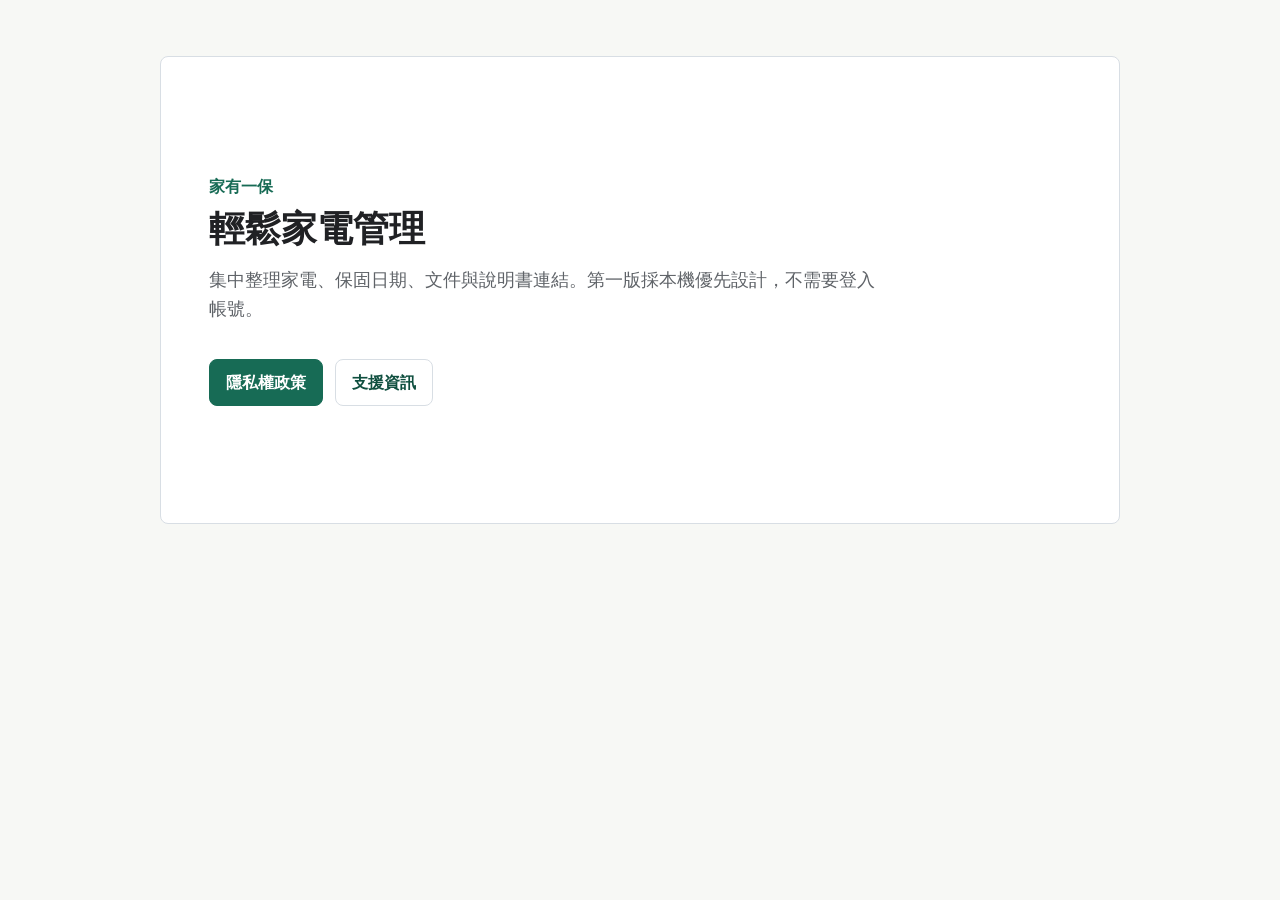
<file: index.html>
<!doctype html>
<html lang="zh-Hant">
<head>
  <meta charset="utf-8">
  <meta name="viewport" content="width=device-width, initial-scale=1">
  <title>家有一保 | 輕鬆家電管理</title>
  <meta name="description" content="家有一保的隱私權政策與支援資訊。">
  <link rel="stylesheet" href="./style.css">
</head>
<body>
  <main class="page">
    <section class="hero">
      <p class="eyebrow">家有一保</p>
      <h1>輕鬆家電管理</h1>
      <p class="lead">集中整理家電、保固日期、文件與說明書連結。第一版採本機優先設計，不需要登入帳號。</p>
      <nav class="actions" aria-label="主要連結">
        <a class="button primary" href="./privacy.html">隱私權政策</a>
        <a class="button" href="./support.html">支援資訊</a>
      </nav>
    </section>
  </main>
</body>
</html>
</file>
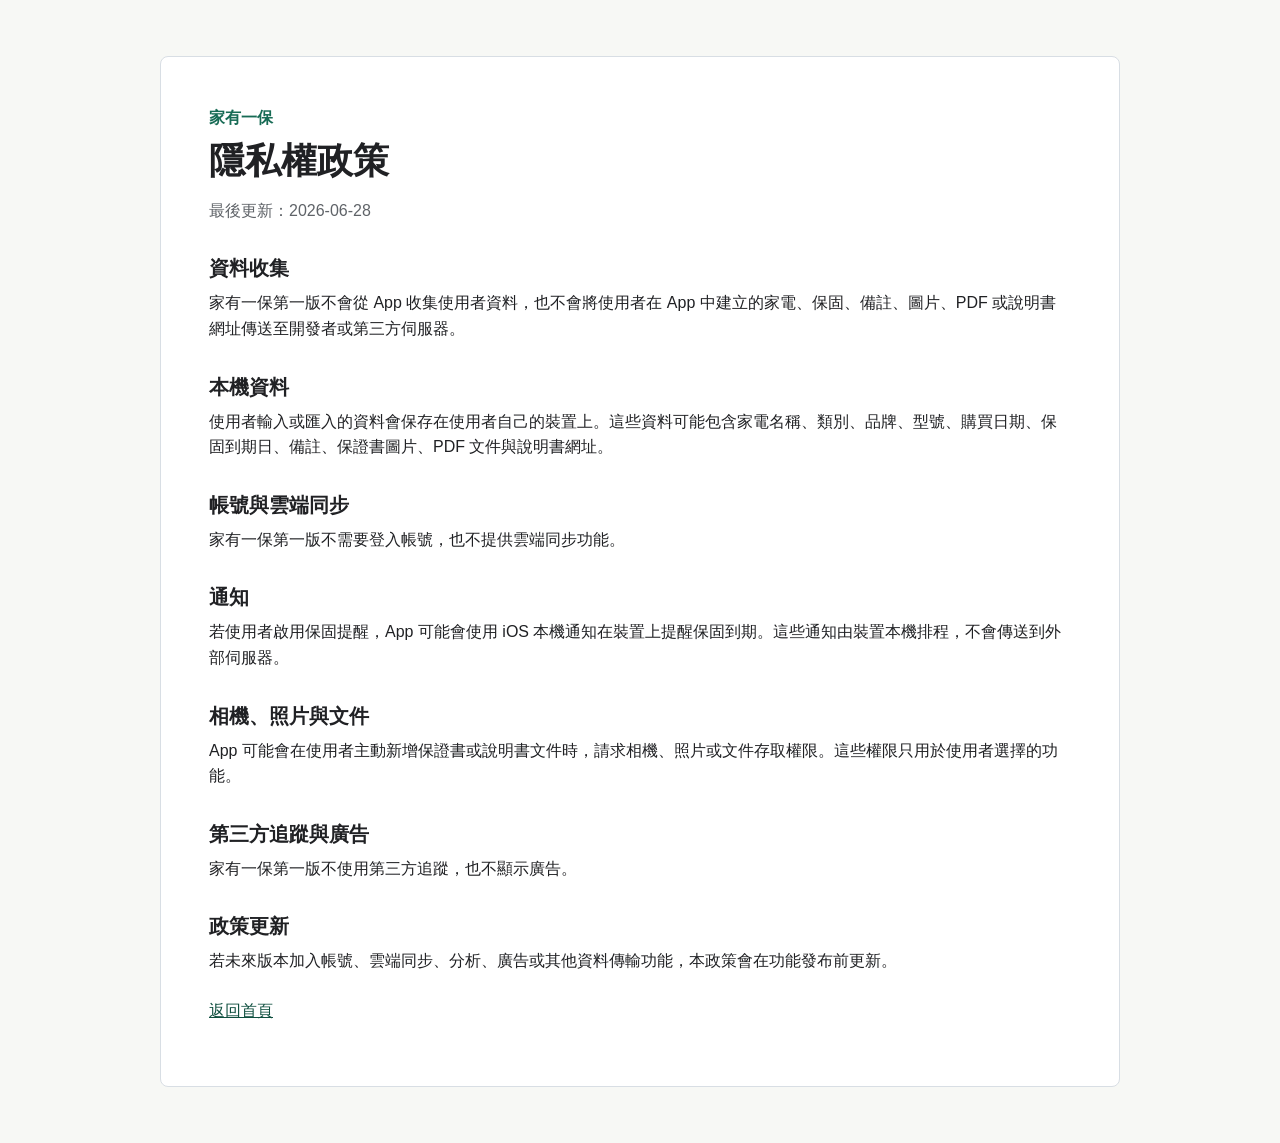
<file: privacy.html>
<!doctype html>
<html lang="zh-Hant">
<head>
  <meta charset="utf-8">
  <meta name="viewport" content="width=device-width, initial-scale=1">
  <title>隱私權政策 | 家有一保</title>
  <meta name="description" content="家有一保 iOS App 的隱私權政策。">
  <link rel="stylesheet" href="./style.css">
</head>
<body>
  <main class="page">
    <article class="content">
      <p class="eyebrow">家有一保</p>
      <h1>隱私權政策</h1>
      <p class="muted">最後更新：2026-06-28</p>

      <h2>資料收集</h2>
      <p>家有一保第一版不會從 App 收集使用者資料，也不會將使用者在 App 中建立的家電、保固、備註、圖片、PDF 或說明書網址傳送至開發者或第三方伺服器。</p>

      <h2>本機資料</h2>
      <p>使用者輸入或匯入的資料會保存在使用者自己的裝置上。這些資料可能包含家電名稱、類別、品牌、型號、購買日期、保固到期日、備註、保證書圖片、PDF 文件與說明書網址。</p>

      <h2>帳號與雲端同步</h2>
      <p>家有一保第一版不需要登入帳號，也不提供雲端同步功能。</p>

      <h2>通知</h2>
      <p>若使用者啟用保固提醒，App 可能會使用 iOS 本機通知在裝置上提醒保固到期。這些通知由裝置本機排程，不會傳送到外部伺服器。</p>

      <h2>相機、照片與文件</h2>
      <p>App 可能會在使用者主動新增保證書或說明書文件時，請求相機、照片或文件存取權限。這些權限只用於使用者選擇的功能。</p>

      <h2>第三方追蹤與廣告</h2>
      <p>家有一保第一版不使用第三方追蹤，也不顯示廣告。</p>

      <h2>政策更新</h2>
      <p>若未來版本加入帳號、雲端同步、分析、廣告或其他資料傳輸功能，本政策會在功能發布前更新。</p>

      <p class="back"><a href="./index.html">返回首頁</a></p>
    </article>
  </main>
</body>
</html>
</file>
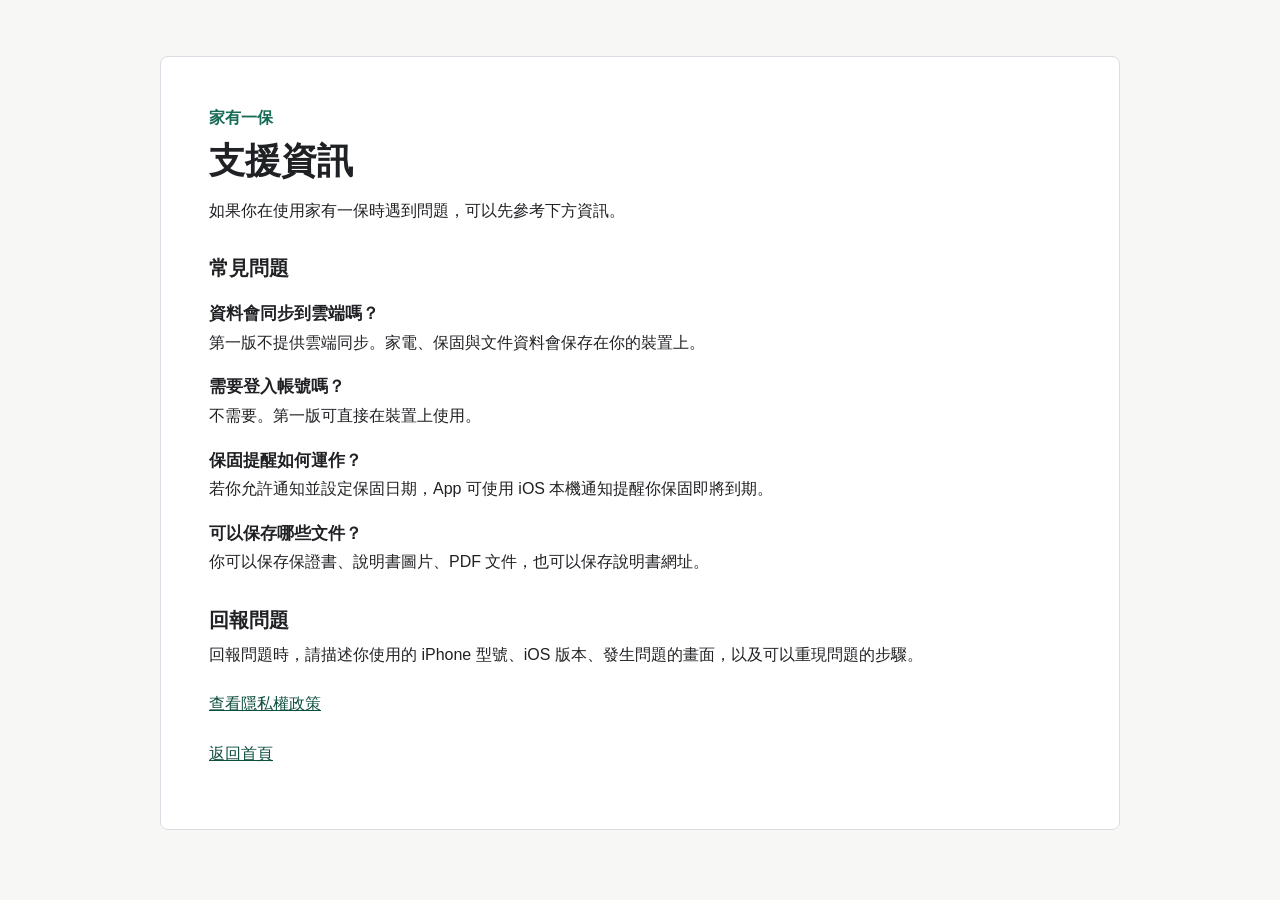
<file: support.html>
<!doctype html>
<html lang="zh-Hant">
<head>
  <meta charset="utf-8">
  <meta name="viewport" content="width=device-width, initial-scale=1">
  <title>支援資訊 | 家有一保</title>
  <meta name="description" content="家有一保 iOS App 的支援資訊。">
  <link rel="stylesheet" href="./style.css">
</head>
<body>
  <main class="page">
    <article class="content">
      <p class="eyebrow">家有一保</p>
      <h1>支援資訊</h1>
      <p>如果你在使用家有一保時遇到問題，可以先參考下方資訊。</p>

      <h2>常見問題</h2>
      <h3>資料會同步到雲端嗎？</h3>
      <p>第一版不提供雲端同步。家電、保固與文件資料會保存在你的裝置上。</p>

      <h3>需要登入帳號嗎？</h3>
      <p>不需要。第一版可直接在裝置上使用。</p>

      <h3>保固提醒如何運作？</h3>
      <p>若你允許通知並設定保固日期，App 可使用 iOS 本機通知提醒你保固即將到期。</p>

      <h3>可以保存哪些文件？</h3>
      <p>你可以保存保證書、說明書圖片、PDF 文件，也可以保存說明書網址。</p>

      <h2>回報問題</h2>
      <p>回報問題時，請描述你使用的 iPhone 型號、iOS 版本、發生問題的畫面，以及可以重現問題的步驟。</p>

      <p class="back"><a href="./privacy.html">查看隱私權政策</a></p>
      <p class="back"><a href="./index.html">返回首頁</a></p>
    </article>
  </main>
</body>
</html>
</file>
<file: style.css>
:root {
  color-scheme: light;
  --ink: #202124;
  --muted: #5f6368;
  --line: #d8dee4;
  --bg: #f7f8f5;
  --surface: #ffffff;
  --accent: #176b55;
  --accent-strong: #0f4f3f;
  --focus: #2b7fff;
}

* {
  box-sizing: border-box;
}

html {
  font-family: -apple-system, BlinkMacSystemFont, "SF Pro Text", "Noto Sans TC", "PingFang TC", "Microsoft JhengHei", sans-serif;
  line-height: 1.6;
  color: var(--ink);
  background: var(--bg);
}

body {
  margin: 0;
}

a {
  color: var(--accent-strong);
}

a:focus-visible,
button:focus-visible {
  outline: 3px solid var(--focus);
  outline-offset: 3px;
}

.page {
  width: min(960px, calc(100% - 32px));
  margin: 0 auto;
  padding: 56px 0;
}

.hero,
.content {
  background: var(--surface);
  border: 1px solid var(--line);
  border-radius: 8px;
  padding: clamp(24px, 5vw, 48px);
}

.hero {
  min-height: 52vh;
  display: flex;
  flex-direction: column;
  justify-content: center;
}

.eyebrow {
  margin: 0 0 8px;
  color: var(--accent);
  font-weight: 700;
}

h1 {
  margin: 0 0 16px;
  font-size: 2.25rem;
  line-height: 1.2;
}

h2 {
  margin: 32px 0 8px;
  font-size: 1.25rem;
  line-height: 1.35;
}

h3 {
  margin: 20px 0 4px;
  font-size: 1.05rem;
  line-height: 1.4;
}

p {
  margin: 0 0 14px;
}

.lead {
  max-width: 680px;
  color: var(--muted);
  font-size: 1.1rem;
}

.muted {
  color: var(--muted);
}

.actions {
  display: flex;
  flex-wrap: wrap;
  gap: 12px;
  margin-top: 22px;
}

.button {
  display: inline-flex;
  align-items: center;
  min-height: 44px;
  padding: 10px 16px;
  border: 1px solid var(--line);
  border-radius: 8px;
  text-decoration: none;
  font-weight: 700;
  background: var(--surface);
}

.button.primary {
  color: #ffffff;
  background: var(--accent);
  border-color: var(--accent);
}

.back {
  margin-top: 24px;
}

@media (max-width: 560px) {
  .page {
    width: min(100% - 20px, 960px);
    padding: 24px 0;
  }

  h1 {
    font-size: 1.85rem;
  }

  .hero,
  .content {
    padding: 22px;
  }

  .button {
    width: 100%;
    justify-content: center;
  }
}
</file>
